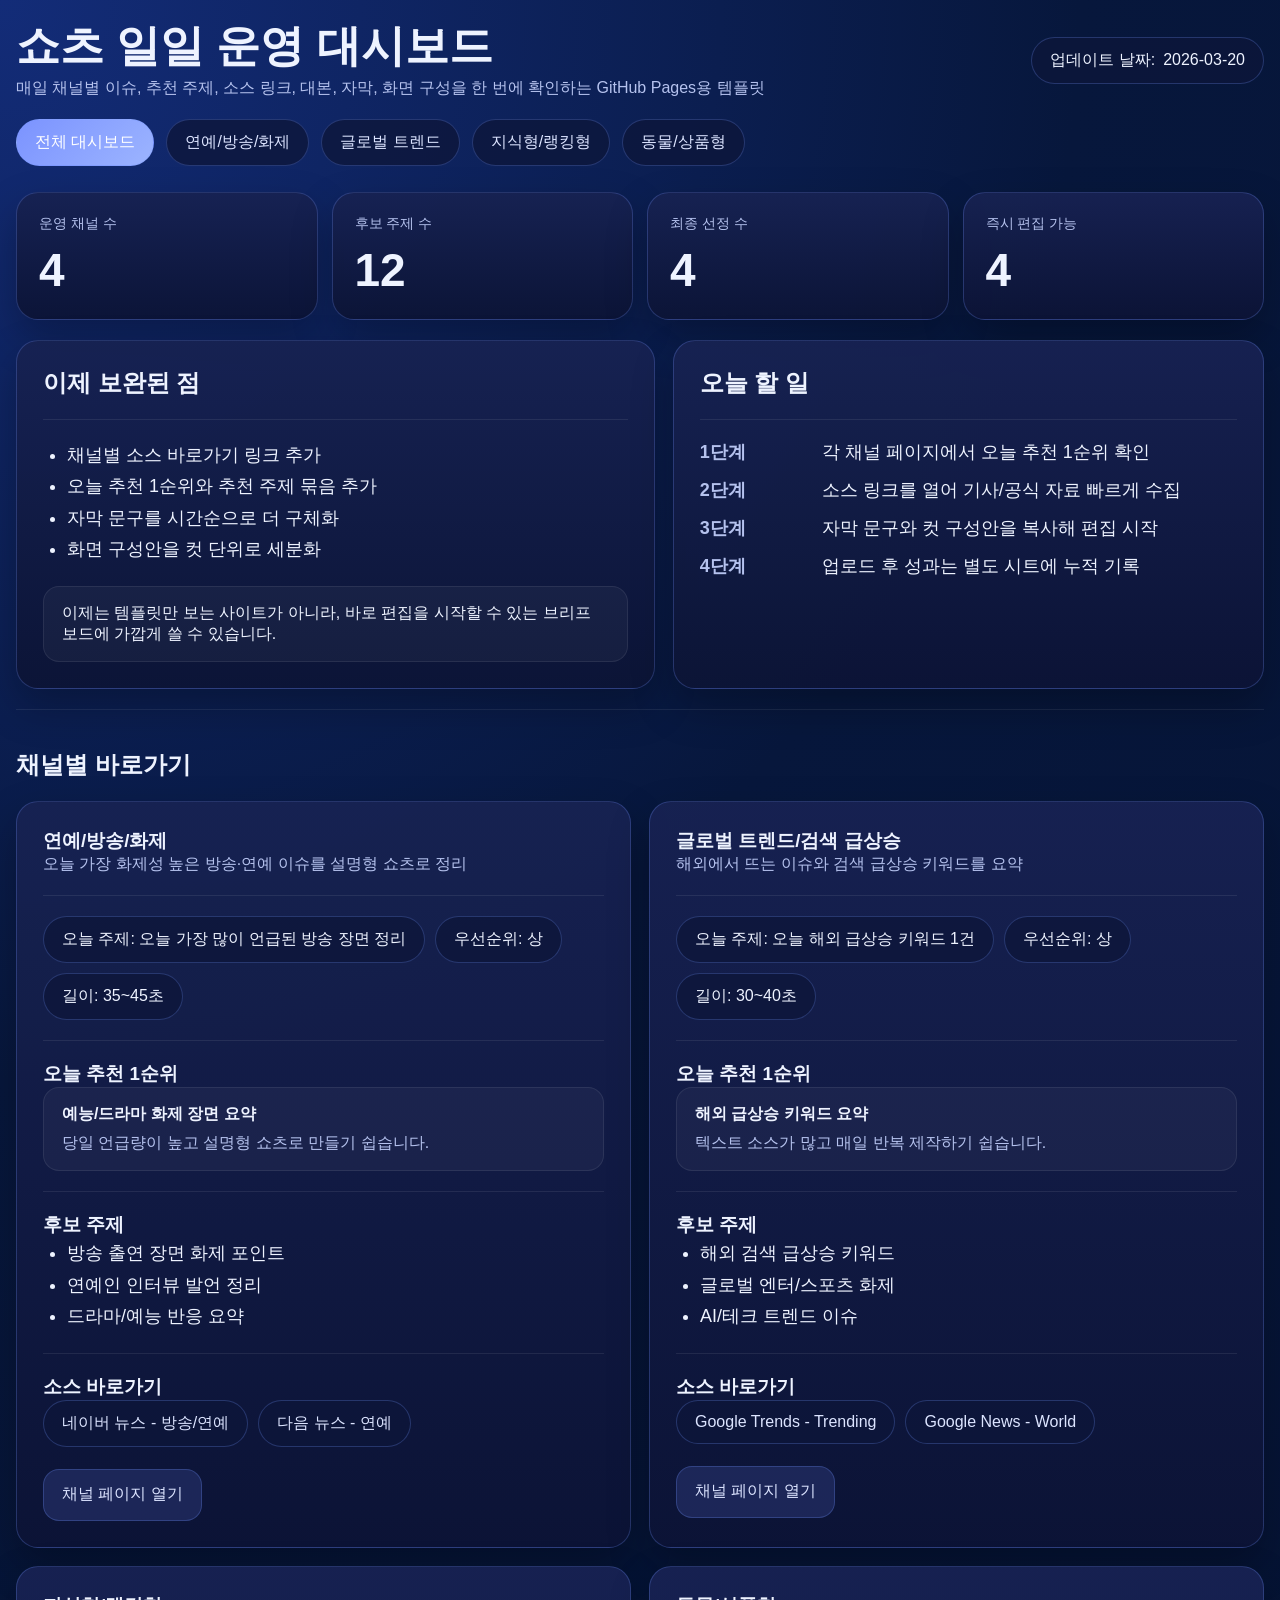
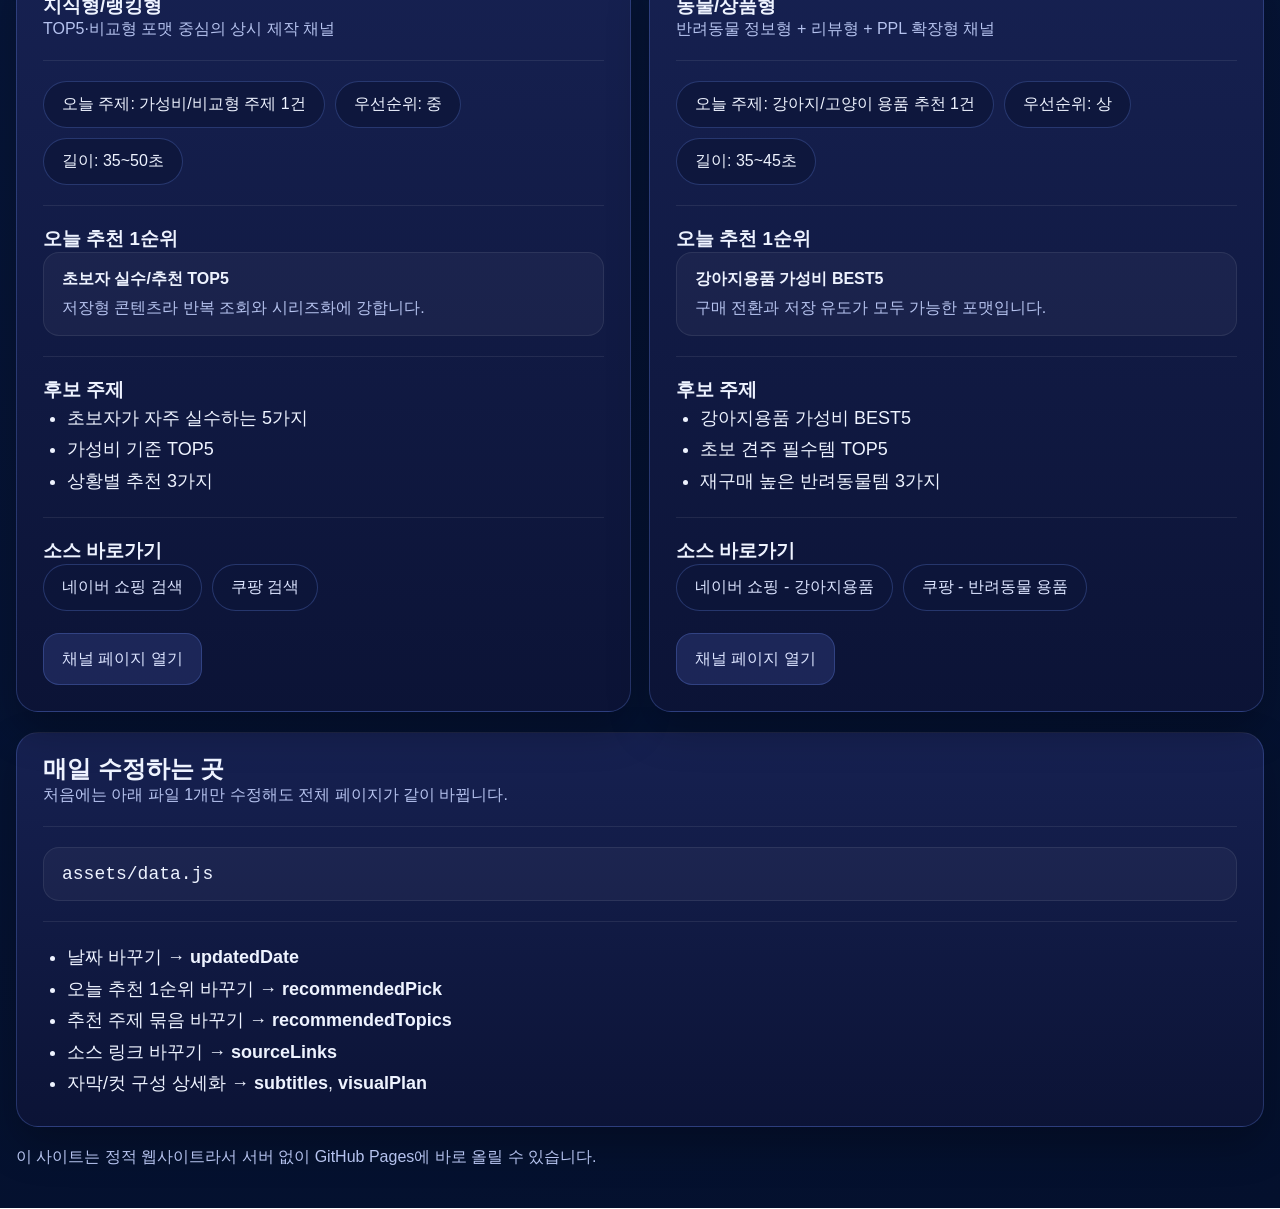
<file: index.html>
<!DOCTYPE html>
<html lang="ko">
<head>
  <meta charset="UTF-8" />
  <meta name="viewport" content="width=device-width, initial-scale=1.0" />
  <title>쇼츠 일일 운영 대시보드</title>
  <link rel="stylesheet" href="assets/styles.css" />
</head>
<body>
  <div class="wrap">
    <div class="header">
      <div class="title">
        <h1>쇼츠 일일 운영 대시보드</h1>
        <p>매일 채널별 이슈, 추천 주제, 소스 링크, 대본, 자막, 화면 구성을 한 번에 확인하는 GitHub Pages용 템플릿</p>
      </div>
      <div class="chip">업데이트 날짜: <span data-updated-date></span></div>
    </div>

    <div class="topnav">
      <a class="active" href="index.html">전체 대시보드</a>
      <a href="entertainment.html">연예/방송/화제</a>
      <a href="global.html">글로벌 트렌드</a>
      <a href="ranking.html">지식형/랭킹형</a>
      <a href="pet.html">동물/상품형</a>
    </div>

    <div class="summary" id="summaryStats"></div>

    <div class="grid-2">
      <div class="card">
        <h2>이제 보완된 점</h2>
        <div class="section">
          <ul class="list">
            <li>채널별 소스 바로가기 링크 추가</li>
            <li>오늘 추천 1순위와 추천 주제 묶음 추가</li>
            <li>자막 문구를 시간순으로 더 구체화</li>
            <li>화면 구성안을 컷 단위로 세분화</li>
          </ul>
        </div>
        <div class="section notice">
          이제는 템플릿만 보는 사이트가 아니라, 바로 편집을 시작할 수 있는 브리프 보드에 가깝게 쓸 수 있습니다.
        </div>
      </div>

      <div class="card">
        <h2>오늘 할 일</h2>
        <div class="section">
          <div class="table-like">
            <div class="head">1단계</div><div>각 채널 페이지에서 오늘 추천 1순위 확인</div>
            <div class="head">2단계</div><div>소스 링크를 열어 기사/공식 자료 빠르게 수집</div>
            <div class="head">3단계</div><div>자막 문구와 컷 구성안을 복사해 편집 시작</div>
            <div class="head">4단계</div><div>업로드 후 성과는 별도 시트에 누적 기록</div>
          </div>
        </div>
      </div>
    </div>

    <div class="section">
      <h2>채널별 바로가기</h2>
      <div class="channel-grid" id="channelGrid"></div>
    </div>

    <div class="section card">
      <h2>매일 수정하는 곳</h2>
      <div class="muted">처음에는 아래 파일 1개만 수정해도 전체 페이지가 같이 바뀝니다.</div>
      <div class="section"><div class="code-block">assets/data.js</div></div>
      <div class="section">
        <ul class="list">
          <li>날짜 바꾸기 → <strong>updatedDate</strong></li>
          <li>오늘 추천 1순위 바꾸기 → <strong>recommendedPick</strong></li>
          <li>추천 주제 묶음 바꾸기 → <strong>recommendedTopics</strong></li>
          <li>소스 링크 바꾸기 → <strong>sourceLinks</strong></li>
          <li>자막/컷 구성 상세화 → <strong>subtitles</strong>, <strong>visualPlan</strong></li>
        </ul>
      </div>
    </div>

    <div class="footer-note">이 사이트는 정적 웹사이트라서 서버 없이 GitHub Pages에 바로 올릴 수 있습니다.</div>
  </div>

  <script src="assets/data.js"></script>
  <script src="assets/script.js"></script>
</body>
</html>
</file>
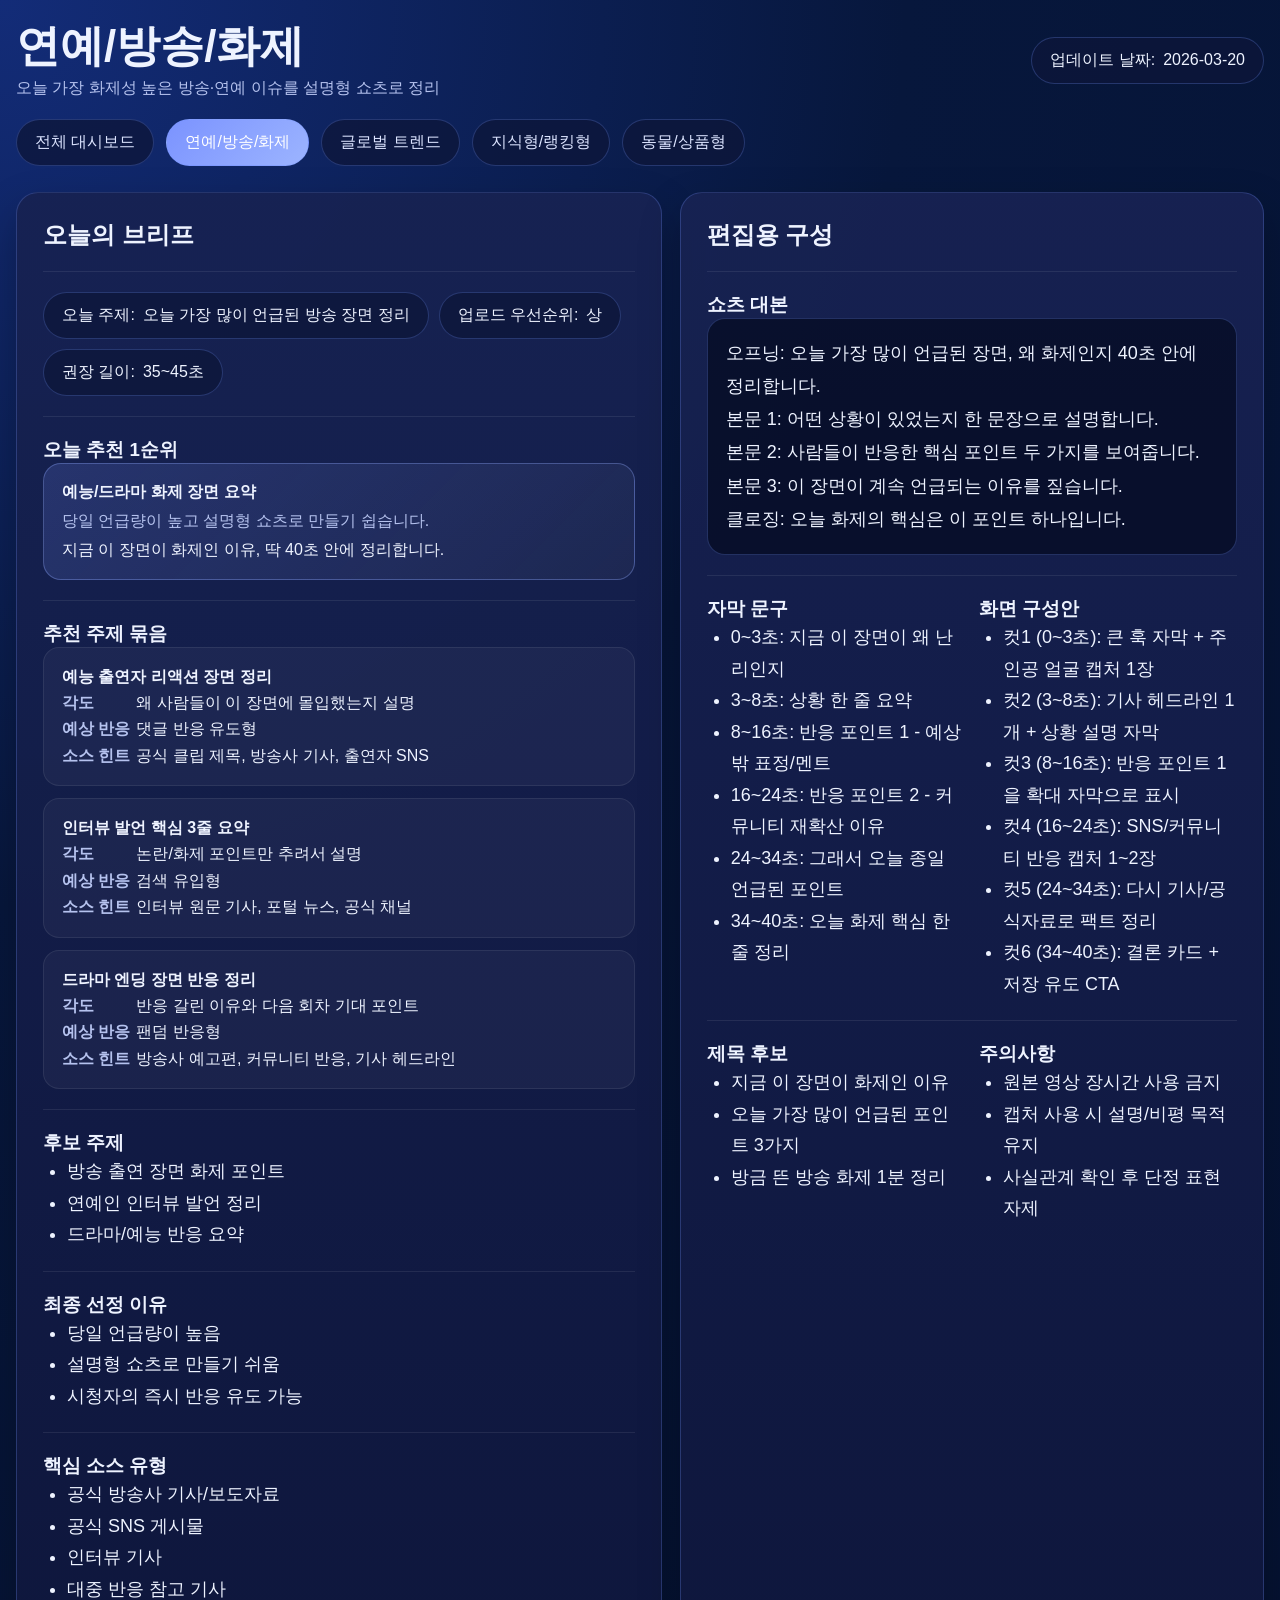
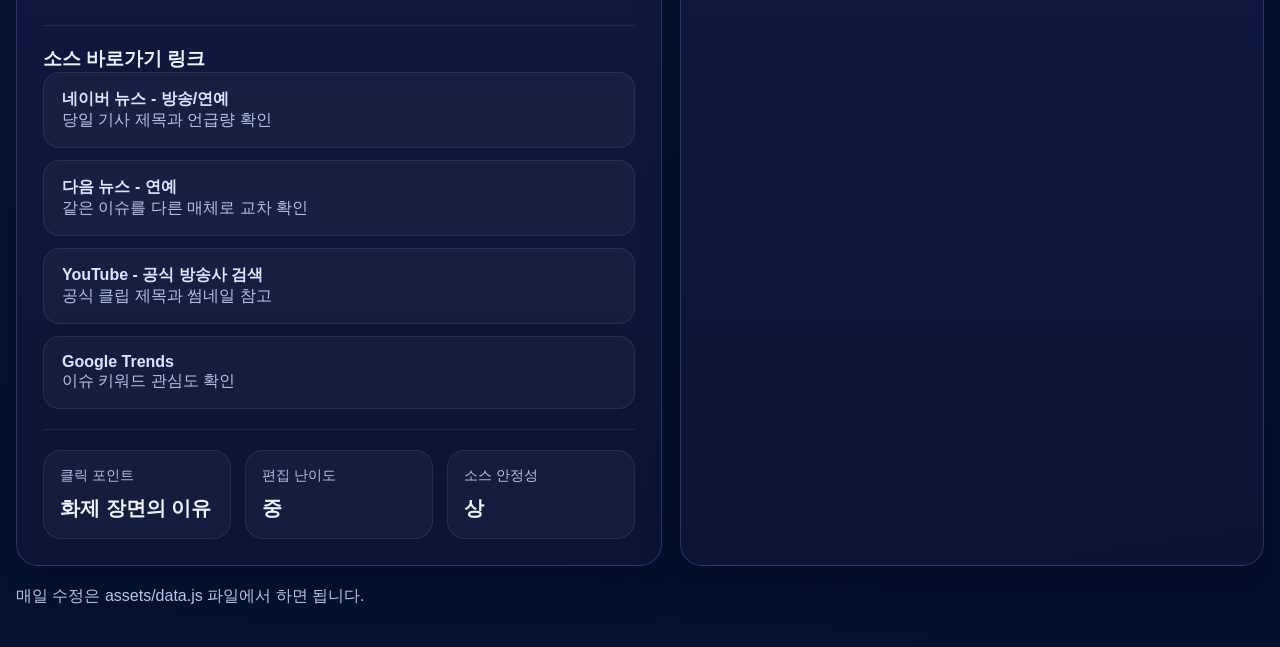
<file: entertainment.html>
<!DOCTYPE html>
<html lang="ko">
<head>
  <meta charset="UTF-8" />
  <meta name="viewport" content="width=device-width, initial-scale=1.0" />
  <title>연예/방송/화제 | 쇼츠 일일 운영 대시보드</title>
  <link rel="stylesheet" href="assets/styles.css" />
</head>
<body>
  <div class="wrap">
    <div class="header">
      <div class="title">
        <h1 id="pageTitle">연예/방송/화제</h1>
        <p id="pageSubtitle"></p>
      </div>
      <div class="chip">업데이트 날짜: <span data-updated-date></span></div>
    </div>

    <div class="topnav">
      <a href="index.html">전체 대시보드</a>
      <a class="active" href="entertainment.html">연예/방송/화제</a>
      <a class="" href="global.html">글로벌 트렌드</a>
      <a class="" href="ranking.html">지식형/랭킹형</a>
      <a class="" href="pet.html">동물/상품형</a>
    </div>

    <div class="page-grid">
      <div class="card">
        <h2>오늘의 브리프</h2>
        <div class="section badge-row">
          <div class="chip">오늘 주제: <span id="todayTopic"></span></div>
          <div class="chip">업로드 우선순위: <span id="uploadPriority"></span></div>
          <div class="chip">권장 길이: <span id="duration"></span></div>
        </div>

        <div class="section">
          <h3>오늘 추천 1순위</h3>
          <div class="recommended-box">
            <div><strong id="recommendedTitle"></strong></div>
            <div class="muted small-gap" id="recommendedWhy"></div>
            <div class="small-gap" id="recommendedHook"></div>
          </div>
        </div>

        <div class="section">
          <h3>추천 주제 묶음</h3>
          <div class="topic-stack" id="recommendedTopics"></div>
        </div>

        <div class="section">
          <h3>후보 주제</h3>
          <ul class="list" id="candidates"></ul>
        </div>

        <div class="section">
          <h3>최종 선정 이유</h3>
          <ul class="list" id="finalReason"></ul>
        </div>

        <div class="section">
          <h3>핵심 소스 유형</h3>
          <ul class="list" id="sourceTypes"></ul>
        </div>

        <div class="section">
          <h3>소스 바로가기 링크</h3>
          <div class="source-stack" id="sourceLinks"></div>
        </div>

        <div class="section kpi-grid">
          <div class="kpi"><div class="k">클릭 포인트</div><div class="v" id="clickPoint"></div></div>
          <div class="kpi"><div class="k">편집 난이도</div><div class="v" id="editingDifficulty"></div></div>
          <div class="kpi"><div class="k">소스 안정성</div><div class="v" id="sourceStability"></div></div>
        </div>
      </div>

      <div class="card">
        <h2>편집용 구성</h2>
        <div class="section">
          <h3>쇼츠 대본</h3>
          <div class="script-box" id="script"></div>
        </div>

        <div class="section two-col">
          <div>
            <h3>자막 문구</h3>
            <ul class="list" id="subtitles"></ul>
          </div>
          <div>
            <h3>화면 구성안</h3>
            <ul class="list" id="visualPlan"></ul>
          </div>
        </div>

        <div class="section two-col">
          <div>
            <h3>제목 후보</h3>
            <ul class="list" id="titles"></ul>
          </div>
          <div>
            <h3>주의사항</h3>
            <ul class="list" id="notes"></ul>
          </div>
        </div>
      </div>
    </div>

    <div class="footer-note">매일 수정은 assets/data.js 파일에서 하면 됩니다.</div>
  </div>

  <script src="assets/data.js"></script>
  <script src="assets/script.js"></script>
  <script>window.addEventListener('DOMContentLoaded', () => renderChannelPage('entertainment'));</script>
</body>
</html>
</file>
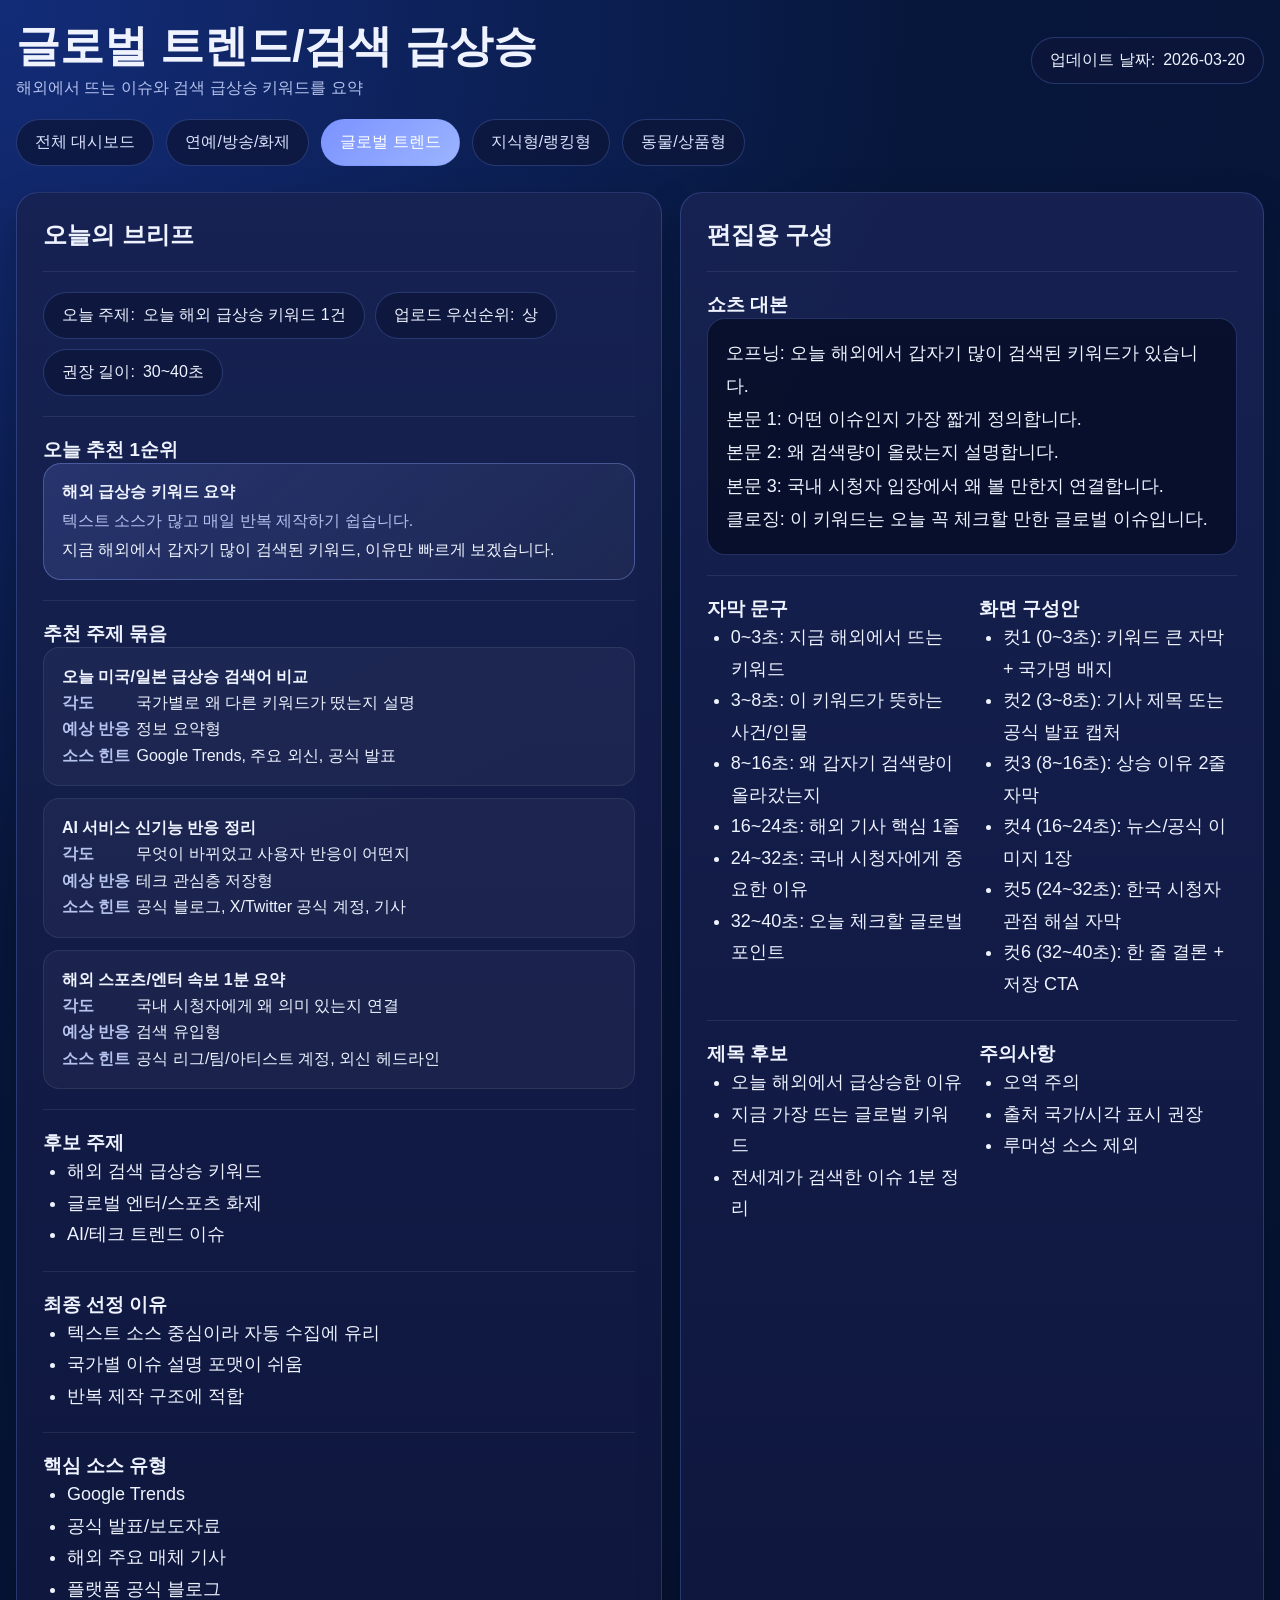
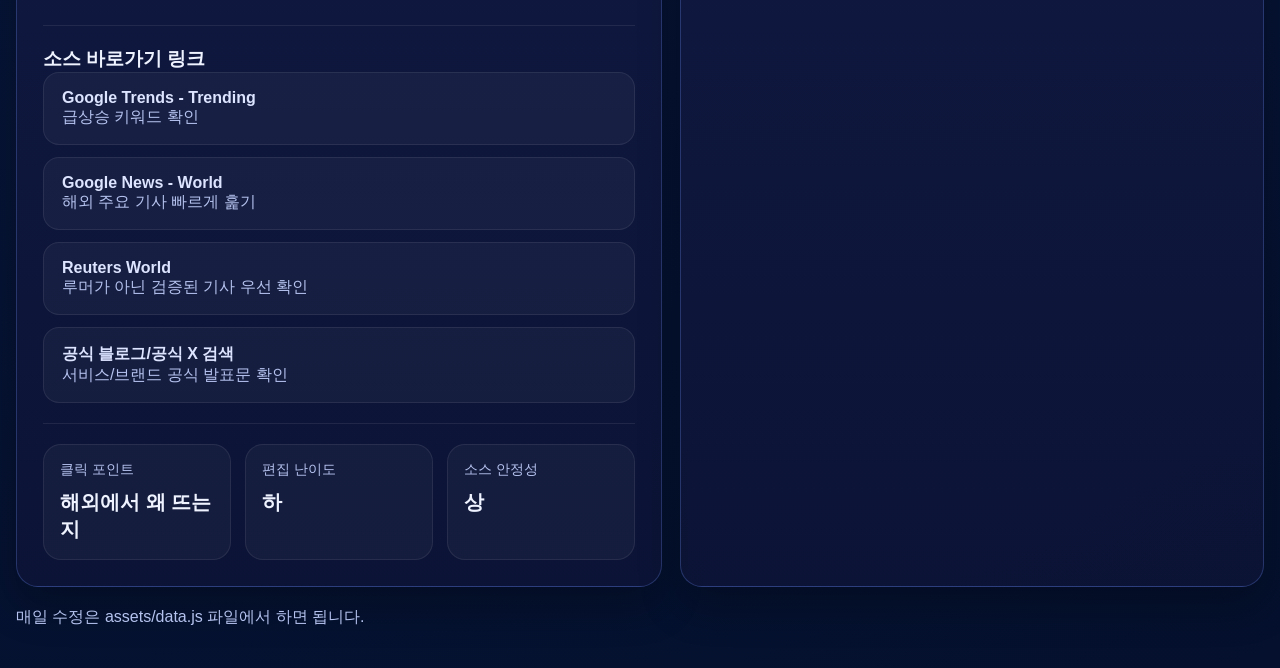
<file: global.html>
<!DOCTYPE html>
<html lang="ko">
<head>
  <meta charset="UTF-8" />
  <meta name="viewport" content="width=device-width, initial-scale=1.0" />
  <title>글로벌 트렌드/검색 급상승 | 쇼츠 일일 운영 대시보드</title>
  <link rel="stylesheet" href="assets/styles.css" />
</head>
<body>
  <div class="wrap">
    <div class="header">
      <div class="title">
        <h1 id="pageTitle">글로벌 트렌드/검색 급상승</h1>
        <p id="pageSubtitle"></p>
      </div>
      <div class="chip">업데이트 날짜: <span data-updated-date></span></div>
    </div>

    <div class="topnav">
      <a href="index.html">전체 대시보드</a>
      <a class="" href="entertainment.html">연예/방송/화제</a>
      <a class="active" href="global.html">글로벌 트렌드</a>
      <a class="" href="ranking.html">지식형/랭킹형</a>
      <a class="" href="pet.html">동물/상품형</a>
    </div>

    <div class="page-grid">
      <div class="card">
        <h2>오늘의 브리프</h2>
        <div class="section badge-row">
          <div class="chip">오늘 주제: <span id="todayTopic"></span></div>
          <div class="chip">업로드 우선순위: <span id="uploadPriority"></span></div>
          <div class="chip">권장 길이: <span id="duration"></span></div>
        </div>

        <div class="section">
          <h3>오늘 추천 1순위</h3>
          <div class="recommended-box">
            <div><strong id="recommendedTitle"></strong></div>
            <div class="muted small-gap" id="recommendedWhy"></div>
            <div class="small-gap" id="recommendedHook"></div>
          </div>
        </div>

        <div class="section">
          <h3>추천 주제 묶음</h3>
          <div class="topic-stack" id="recommendedTopics"></div>
        </div>

        <div class="section">
          <h3>후보 주제</h3>
          <ul class="list" id="candidates"></ul>
        </div>

        <div class="section">
          <h3>최종 선정 이유</h3>
          <ul class="list" id="finalReason"></ul>
        </div>

        <div class="section">
          <h3>핵심 소스 유형</h3>
          <ul class="list" id="sourceTypes"></ul>
        </div>

        <div class="section">
          <h3>소스 바로가기 링크</h3>
          <div class="source-stack" id="sourceLinks"></div>
        </div>

        <div class="section kpi-grid">
          <div class="kpi"><div class="k">클릭 포인트</div><div class="v" id="clickPoint"></div></div>
          <div class="kpi"><div class="k">편집 난이도</div><div class="v" id="editingDifficulty"></div></div>
          <div class="kpi"><div class="k">소스 안정성</div><div class="v" id="sourceStability"></div></div>
        </div>
      </div>

      <div class="card">
        <h2>편집용 구성</h2>
        <div class="section">
          <h3>쇼츠 대본</h3>
          <div class="script-box" id="script"></div>
        </div>

        <div class="section two-col">
          <div>
            <h3>자막 문구</h3>
            <ul class="list" id="subtitles"></ul>
          </div>
          <div>
            <h3>화면 구성안</h3>
            <ul class="list" id="visualPlan"></ul>
          </div>
        </div>

        <div class="section two-col">
          <div>
            <h3>제목 후보</h3>
            <ul class="list" id="titles"></ul>
          </div>
          <div>
            <h3>주의사항</h3>
            <ul class="list" id="notes"></ul>
          </div>
        </div>
      </div>
    </div>

    <div class="footer-note">매일 수정은 assets/data.js 파일에서 하면 됩니다.</div>
  </div>

  <script src="assets/data.js"></script>
  <script src="assets/script.js"></script>
  <script>window.addEventListener('DOMContentLoaded', () => renderChannelPage('global'));</script>
</body>
</html>
</file>
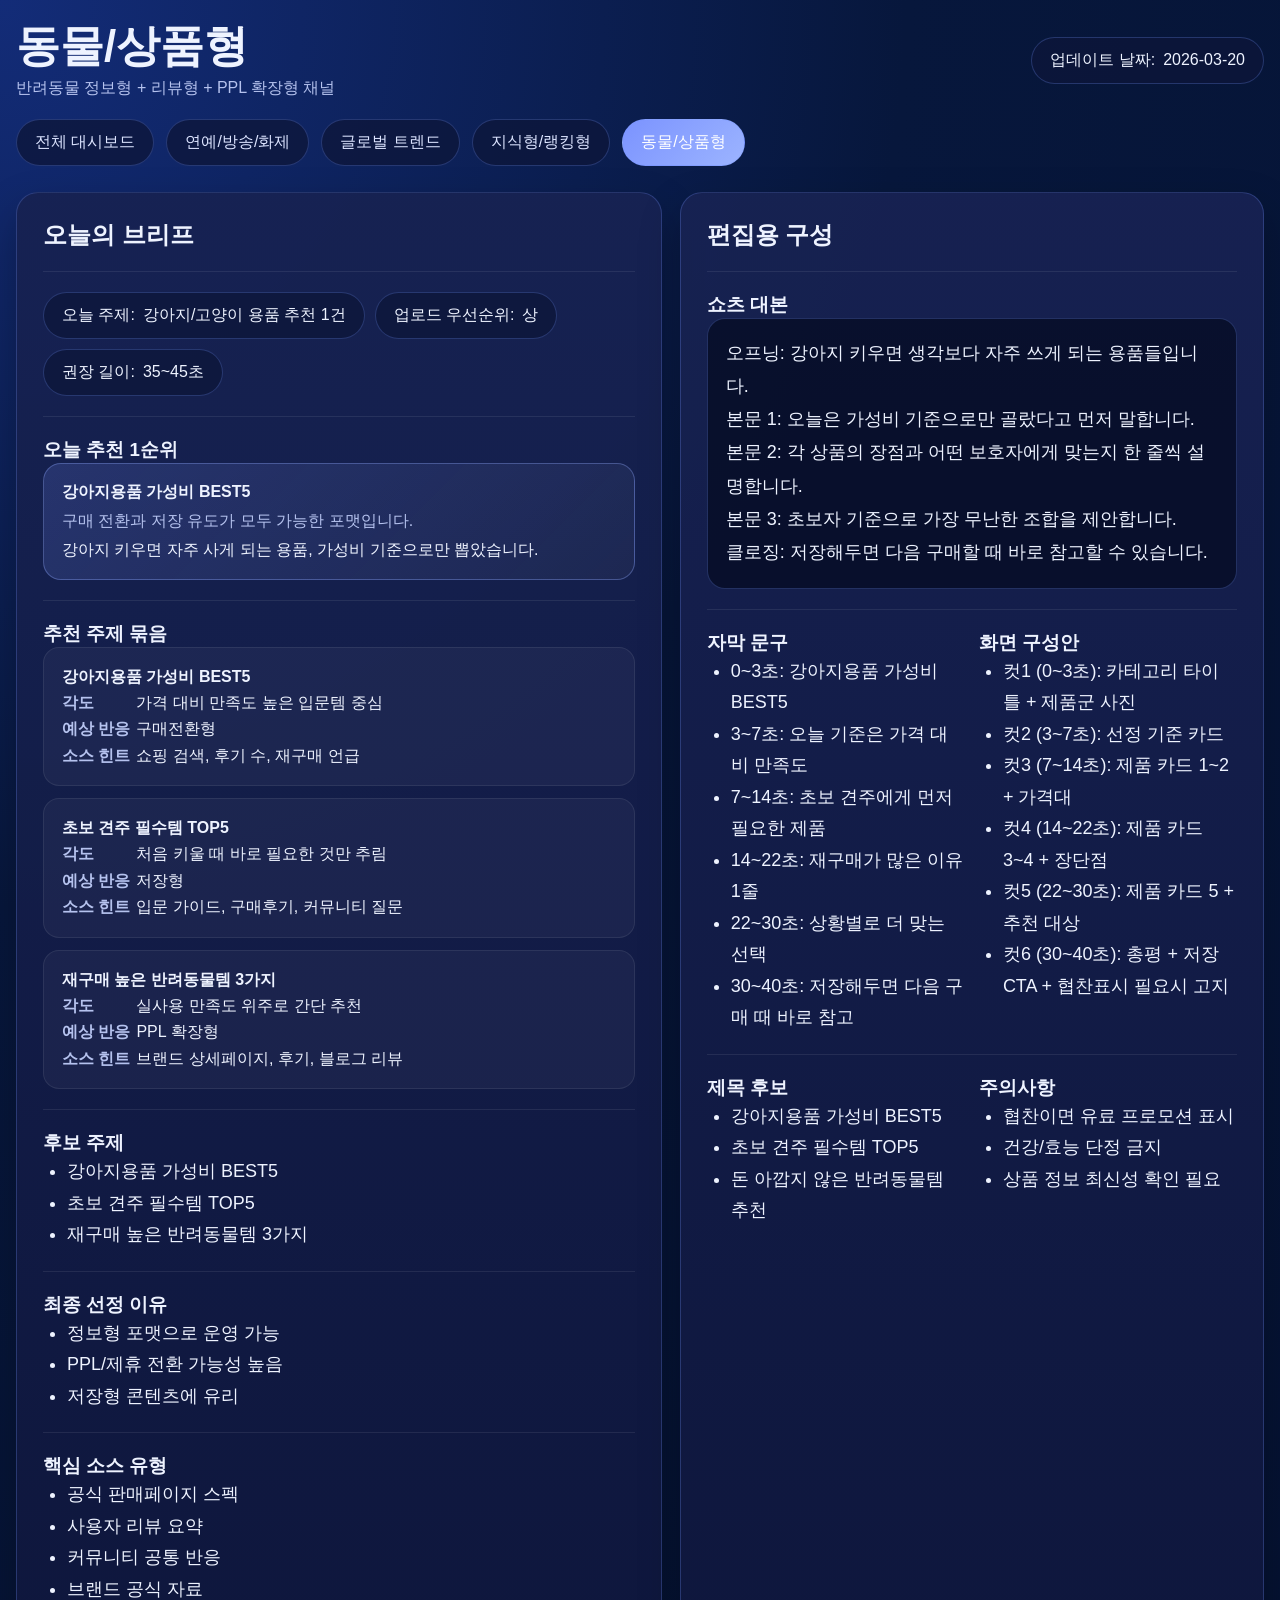
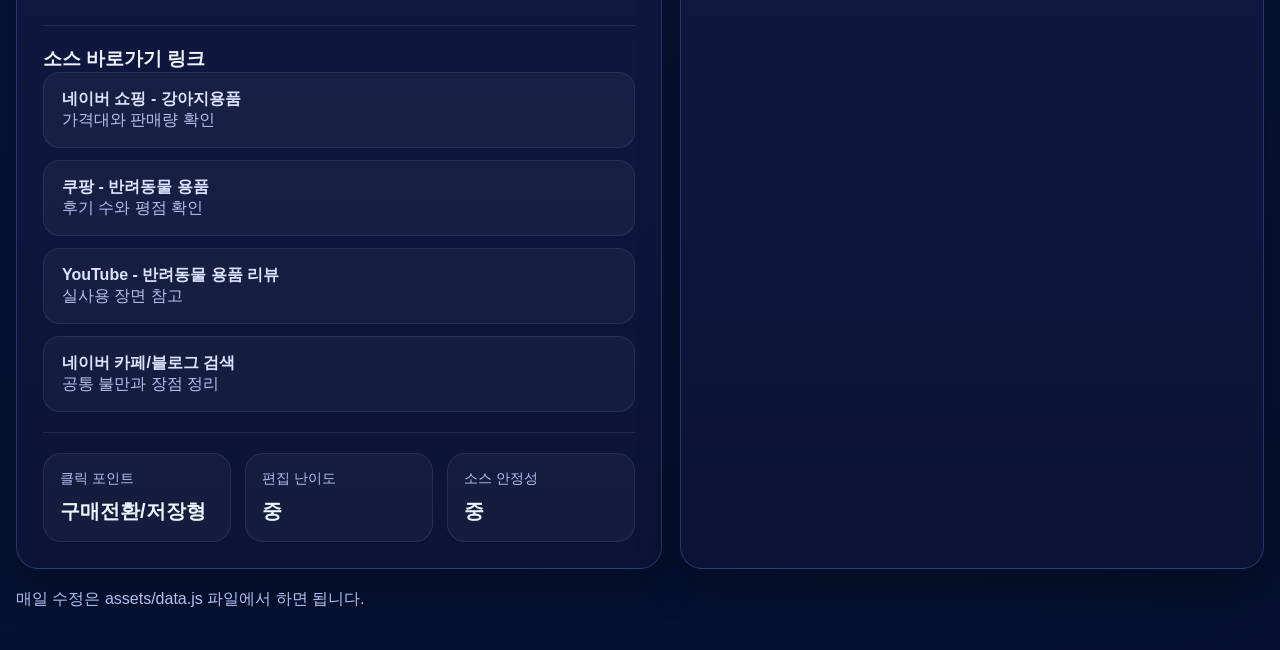
<file: pet.html>
<!DOCTYPE html>
<html lang="ko">
<head>
  <meta charset="UTF-8" />
  <meta name="viewport" content="width=device-width, initial-scale=1.0" />
  <title>동물/상품형 | 쇼츠 일일 운영 대시보드</title>
  <link rel="stylesheet" href="assets/styles.css" />
</head>
<body>
  <div class="wrap">
    <div class="header">
      <div class="title">
        <h1 id="pageTitle">동물/상품형</h1>
        <p id="pageSubtitle"></p>
      </div>
      <div class="chip">업데이트 날짜: <span data-updated-date></span></div>
    </div>

    <div class="topnav">
      <a href="index.html">전체 대시보드</a>
      <a class="" href="entertainment.html">연예/방송/화제</a>
      <a class="" href="global.html">글로벌 트렌드</a>
      <a class="" href="ranking.html">지식형/랭킹형</a>
      <a class="active" href="pet.html">동물/상품형</a>
    </div>

    <div class="page-grid">
      <div class="card">
        <h2>오늘의 브리프</h2>
        <div class="section badge-row">
          <div class="chip">오늘 주제: <span id="todayTopic"></span></div>
          <div class="chip">업로드 우선순위: <span id="uploadPriority"></span></div>
          <div class="chip">권장 길이: <span id="duration"></span></div>
        </div>

        <div class="section">
          <h3>오늘 추천 1순위</h3>
          <div class="recommended-box">
            <div><strong id="recommendedTitle"></strong></div>
            <div class="muted small-gap" id="recommendedWhy"></div>
            <div class="small-gap" id="recommendedHook"></div>
          </div>
        </div>

        <div class="section">
          <h3>추천 주제 묶음</h3>
          <div class="topic-stack" id="recommendedTopics"></div>
        </div>

        <div class="section">
          <h3>후보 주제</h3>
          <ul class="list" id="candidates"></ul>
        </div>

        <div class="section">
          <h3>최종 선정 이유</h3>
          <ul class="list" id="finalReason"></ul>
        </div>

        <div class="section">
          <h3>핵심 소스 유형</h3>
          <ul class="list" id="sourceTypes"></ul>
        </div>

        <div class="section">
          <h3>소스 바로가기 링크</h3>
          <div class="source-stack" id="sourceLinks"></div>
        </div>

        <div class="section kpi-grid">
          <div class="kpi"><div class="k">클릭 포인트</div><div class="v" id="clickPoint"></div></div>
          <div class="kpi"><div class="k">편집 난이도</div><div class="v" id="editingDifficulty"></div></div>
          <div class="kpi"><div class="k">소스 안정성</div><div class="v" id="sourceStability"></div></div>
        </div>
      </div>

      <div class="card">
        <h2>편집용 구성</h2>
        <div class="section">
          <h3>쇼츠 대본</h3>
          <div class="script-box" id="script"></div>
        </div>

        <div class="section two-col">
          <div>
            <h3>자막 문구</h3>
            <ul class="list" id="subtitles"></ul>
          </div>
          <div>
            <h3>화면 구성안</h3>
            <ul class="list" id="visualPlan"></ul>
          </div>
        </div>

        <div class="section two-col">
          <div>
            <h3>제목 후보</h3>
            <ul class="list" id="titles"></ul>
          </div>
          <div>
            <h3>주의사항</h3>
            <ul class="list" id="notes"></ul>
          </div>
        </div>
      </div>
    </div>

    <div class="footer-note">매일 수정은 assets/data.js 파일에서 하면 됩니다.</div>
  </div>

  <script src="assets/data.js"></script>
  <script src="assets/script.js"></script>
  <script>window.addEventListener('DOMContentLoaded', () => renderChannelPage('pet'));</script>
</body>
</html>
</file>
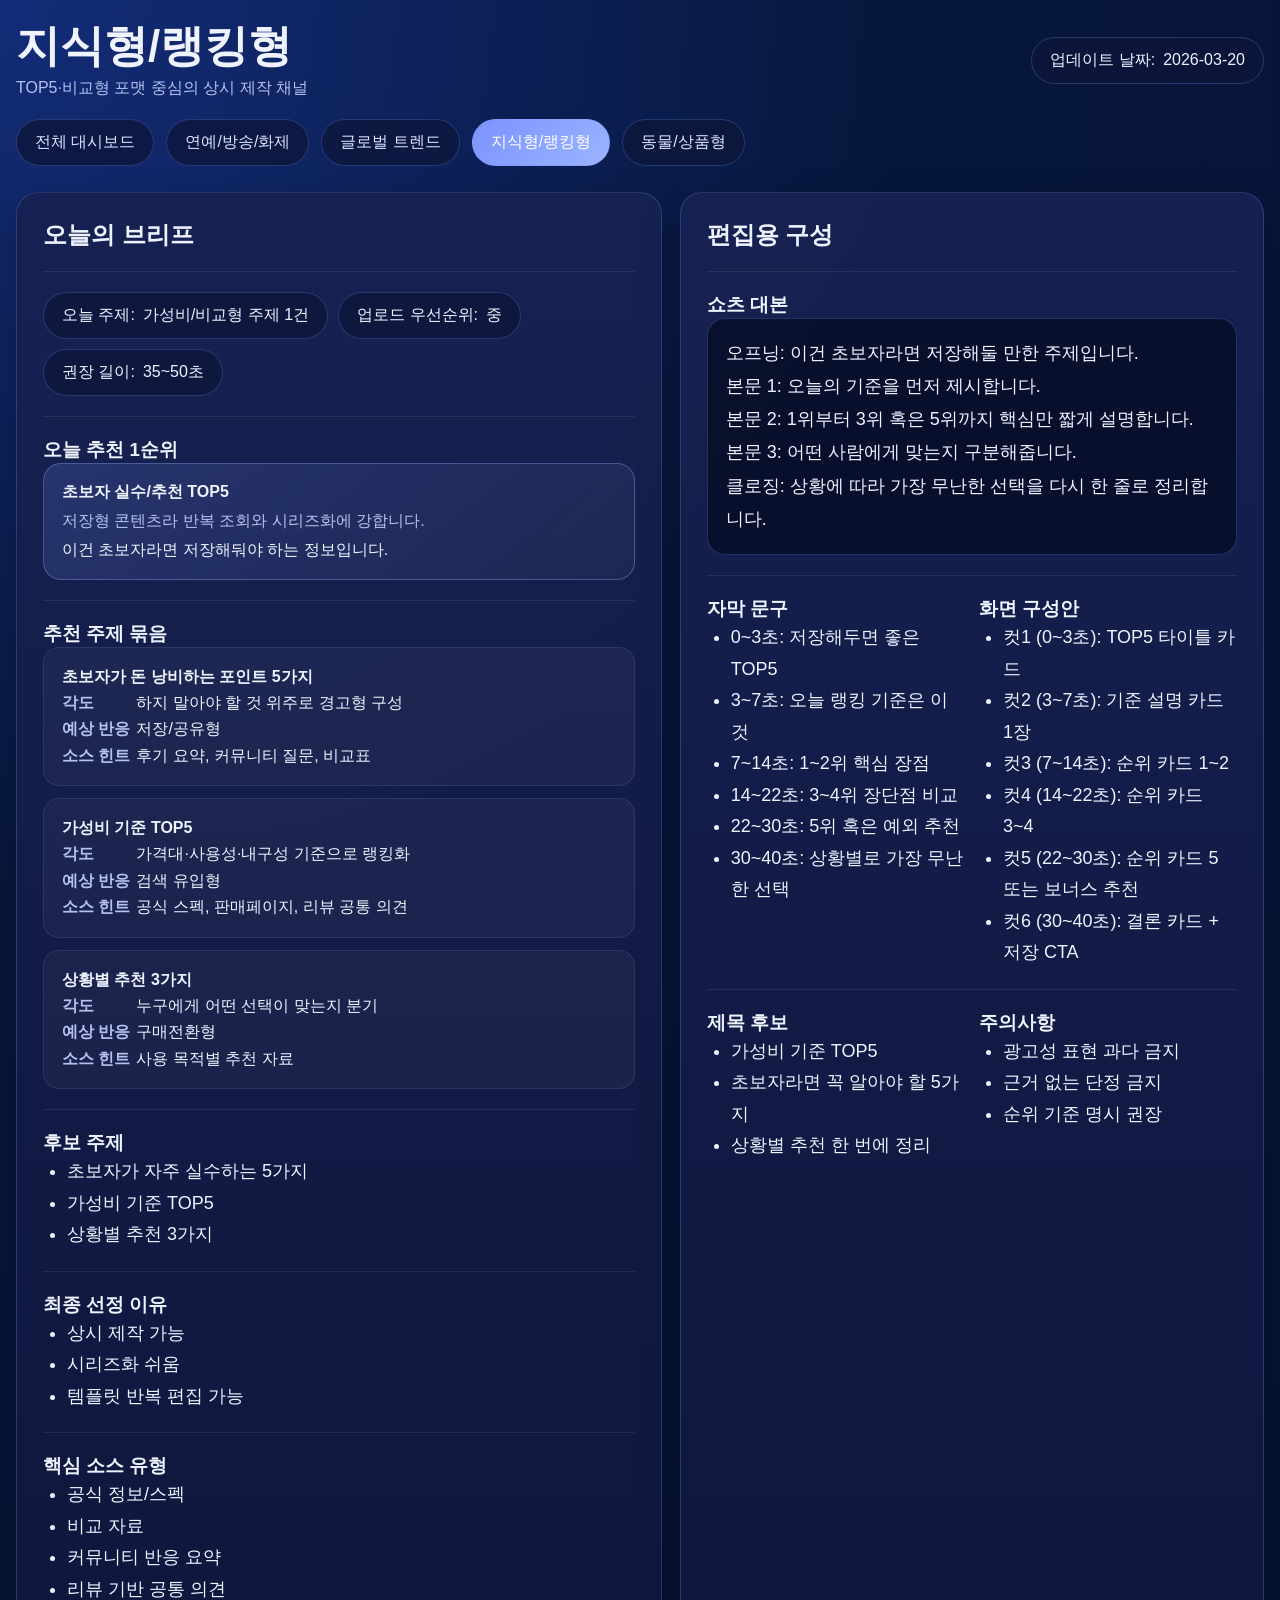
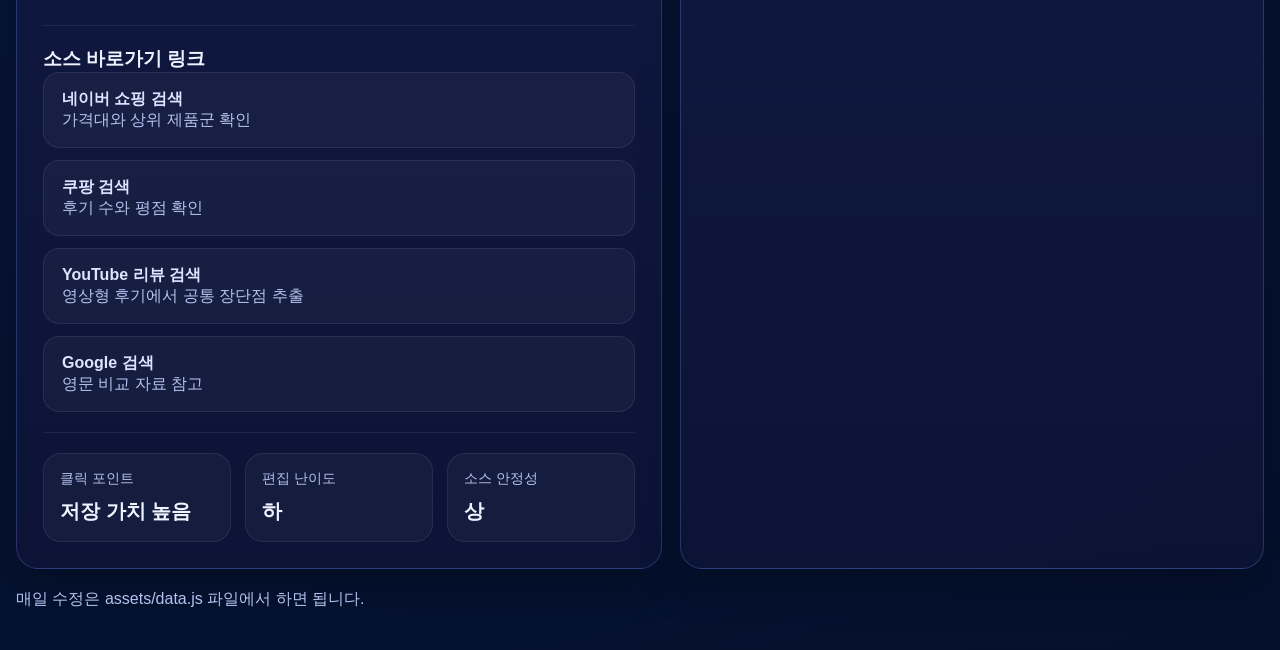
<file: ranking.html>
<!DOCTYPE html>
<html lang="ko">
<head>
  <meta charset="UTF-8" />
  <meta name="viewport" content="width=device-width, initial-scale=1.0" />
  <title>지식형/랭킹형 | 쇼츠 일일 운영 대시보드</title>
  <link rel="stylesheet" href="assets/styles.css" />
</head>
<body>
  <div class="wrap">
    <div class="header">
      <div class="title">
        <h1 id="pageTitle">지식형/랭킹형</h1>
        <p id="pageSubtitle"></p>
      </div>
      <div class="chip">업데이트 날짜: <span data-updated-date></span></div>
    </div>

    <div class="topnav">
      <a href="index.html">전체 대시보드</a>
      <a class="" href="entertainment.html">연예/방송/화제</a>
      <a class="" href="global.html">글로벌 트렌드</a>
      <a class="active" href="ranking.html">지식형/랭킹형</a>
      <a class="" href="pet.html">동물/상품형</a>
    </div>

    <div class="page-grid">
      <div class="card">
        <h2>오늘의 브리프</h2>
        <div class="section badge-row">
          <div class="chip">오늘 주제: <span id="todayTopic"></span></div>
          <div class="chip">업로드 우선순위: <span id="uploadPriority"></span></div>
          <div class="chip">권장 길이: <span id="duration"></span></div>
        </div>

        <div class="section">
          <h3>오늘 추천 1순위</h3>
          <div class="recommended-box">
            <div><strong id="recommendedTitle"></strong></div>
            <div class="muted small-gap" id="recommendedWhy"></div>
            <div class="small-gap" id="recommendedHook"></div>
          </div>
        </div>

        <div class="section">
          <h3>추천 주제 묶음</h3>
          <div class="topic-stack" id="recommendedTopics"></div>
        </div>

        <div class="section">
          <h3>후보 주제</h3>
          <ul class="list" id="candidates"></ul>
        </div>

        <div class="section">
          <h3>최종 선정 이유</h3>
          <ul class="list" id="finalReason"></ul>
        </div>

        <div class="section">
          <h3>핵심 소스 유형</h3>
          <ul class="list" id="sourceTypes"></ul>
        </div>

        <div class="section">
          <h3>소스 바로가기 링크</h3>
          <div class="source-stack" id="sourceLinks"></div>
        </div>

        <div class="section kpi-grid">
          <div class="kpi"><div class="k">클릭 포인트</div><div class="v" id="clickPoint"></div></div>
          <div class="kpi"><div class="k">편집 난이도</div><div class="v" id="editingDifficulty"></div></div>
          <div class="kpi"><div class="k">소스 안정성</div><div class="v" id="sourceStability"></div></div>
        </div>
      </div>

      <div class="card">
        <h2>편집용 구성</h2>
        <div class="section">
          <h3>쇼츠 대본</h3>
          <div class="script-box" id="script"></div>
        </div>

        <div class="section two-col">
          <div>
            <h3>자막 문구</h3>
            <ul class="list" id="subtitles"></ul>
          </div>
          <div>
            <h3>화면 구성안</h3>
            <ul class="list" id="visualPlan"></ul>
          </div>
        </div>

        <div class="section two-col">
          <div>
            <h3>제목 후보</h3>
            <ul class="list" id="titles"></ul>
          </div>
          <div>
            <h3>주의사항</h3>
            <ul class="list" id="notes"></ul>
          </div>
        </div>
      </div>
    </div>

    <div class="footer-note">매일 수정은 assets/data.js 파일에서 하면 됩니다.</div>
  </div>

  <script src="assets/data.js"></script>
  <script src="assets/script.js"></script>
  <script>window.addEventListener('DOMContentLoaded', () => renderChannelPage('ranking'));</script>
</body>
</html>
</file>
<file: assets/styles.css>
:root {
  --bg: #061134;
  --bg-2: #091943;
  --panel: rgba(17, 27, 67, 0.94);
  --panel-2: rgba(10, 18, 50, 0.96);
  --line: rgba(111, 146, 255, 0.26);
  --text: #eef3ff;
  --muted: #b5c2ee;
  --accent: #7b93ff;
  --accent-2: #9cb4ff;
  --shadow: 0 18px 40px rgba(0, 0, 0, 0.25);
  --radius: 22px;
}
* { box-sizing: border-box; }
body {
  margin: 0;
  font-family: Pretendard, Inter, -apple-system, BlinkMacSystemFont, "Segoe UI", sans-serif;
  color: var(--text);
  background: radial-gradient(circle at top left, #132c78 0%, #07173c 35%, #04102d 100%);
}
a { color: #dce4ff; text-decoration: none; }
a:hover { opacity: 0.95; }
.wrap {
  width: min(1400px, calc(100% - 32px));
  margin: 0 auto;
  padding: 22px 0 40px;
}
.header {
  display: flex;
  justify-content: space-between;
  gap: 16px;
  align-items: center;
  flex-wrap: wrap;
  margin-bottom: 20px;
}
.title h1 { margin: 0; font-size: 44px; line-height: 1.08; }
.title p { margin: 8px 0 0; color: var(--muted); }
.topnav {
  display: flex;
  flex-wrap: wrap;
  gap: 12px;
  margin: 14px 0 26px;
}
.topnav a, .chip, .link-chip {
  border: 1px solid var(--line);
  background: rgba(14, 23, 58, 0.78);
  padding: 12px 18px;
  border-radius: 999px;
  display: inline-flex;
  align-items: center;
  gap: 8px;
}
.topnav a.active {
  background: linear-gradient(135deg, var(--accent), var(--accent-2));
  color: white;
}
.summary {
  display: grid;
  grid-template-columns: repeat(4, minmax(180px, 1fr));
  gap: 14px;
  margin-bottom: 20px;
}
.stat, .card, .panel-box {
  background: linear-gradient(180deg, rgba(23, 34, 82, 0.96), rgba(12, 20, 54, 0.96));
  border: 1px solid var(--line);
  box-shadow: var(--shadow);
  border-radius: var(--radius);
}
.stat { padding: 22px; }
.stat .label { color: var(--muted); font-size: 14px; }
.stat .value { margin-top: 10px; font-size: 46px; font-weight: 800; }
.grid-2 {
  display: grid;
  grid-template-columns: 1.08fr 1fr;
  gap: 18px;
}
.channel-grid {
  display: grid;
  grid-template-columns: 1fr 1fr;
  gap: 18px;
}
.card {
  padding: 26px;
}
.card h2, .card h3 { margin: 0; }
.muted { color: var(--muted); }
.small-gap { margin-top: 8px; }
.section {
  margin-top: 20px;
  padding-top: 20px;
  border-top: 1px solid rgba(255, 255, 255, 0.08);
}
.list {
  margin: 0;
  padding-left: 24px;
  line-height: 1.75;
  font-size: 18px;
}
.badge-row, .link-list {
  display: flex;
  flex-wrap: wrap;
  gap: 10px;
}
.notice, .highlight-box, .code-block, .source-item, .topic-card {
  background: rgba(255,255,255,0.04);
  border: 1px solid rgba(255,255,255,0.08);
  border-radius: 16px;
  padding: 16px 18px;
}
.code-block {
  font-family: ui-monospace, SFMono-Regular, Menlo, Consolas, monospace;
  font-size: 18px;
}
.button {
  display: inline-flex;
  align-items: center;
  justify-content: center;
  min-height: 52px;
  padding: 12px 18px;
  border-radius: 16px;
  border: 1px solid var(--line);
}
.button-primary {
  background: rgba(113, 140, 255, 0.16);
}
.page-actions { margin-top: 22px; }
.footer-note { color: var(--muted); margin-top: 20px; }
.table-like {
  display: grid;
  grid-template-columns: 110px 1fr;
  row-gap: 14px;
  column-gap: 12px;
  font-size: 18px;
}
.table-like .head { color: var(--muted); font-weight: 700; }
.page-grid {
  display: grid;
  grid-template-columns: 1.05fr 0.95fr;
  gap: 18px;
}
.script-box {
  background: rgba(5, 10, 32, 0.72);
  border: 1px solid var(--line);
  border-radius: 18px;
  padding: 18px;
  font-size: 18px;
  line-height: 1.85;
  white-space: pre-line;
}
.kpi-grid {
  display: grid;
  grid-template-columns: repeat(3, 1fr);
  gap: 14px;
}
.kpi {
  background: rgba(255,255,255,0.04);
  border: 1px solid rgba(255,255,255,0.08);
  border-radius: 18px;
  padding: 16px;
}
.kpi .k { color: var(--muted); font-size: 14px; }
.kpi .v { margin-top: 10px; font-size: 20px; font-weight: 800; }
.two-col {
  display: grid;
  grid-template-columns: 1fr 1fr;
  gap: 14px;
}
.source-stack, .topic-stack {
  display: grid;
  gap: 12px;
}
.source-item a { font-weight: 700; }
.topic-card { line-height: 1.65; }
.topic-label {
  display: inline-block;
  min-width: 70px;
  color: var(--muted);
  font-weight: 700;
}
.recommended-box {
  background: linear-gradient(135deg, rgba(122,146,255,0.18), rgba(255,255,255,0.04));
  border: 1px solid rgba(144,170,255,0.35);
  border-radius: 18px;
  padding: 18px;
}
@media (max-width: 1080px) {
  .summary, .channel-grid, .grid-2, .page-grid, .two-col, .kpi-grid {
    grid-template-columns: 1fr;
  }
  .title h1 { font-size: 34px; }
}
</file>
